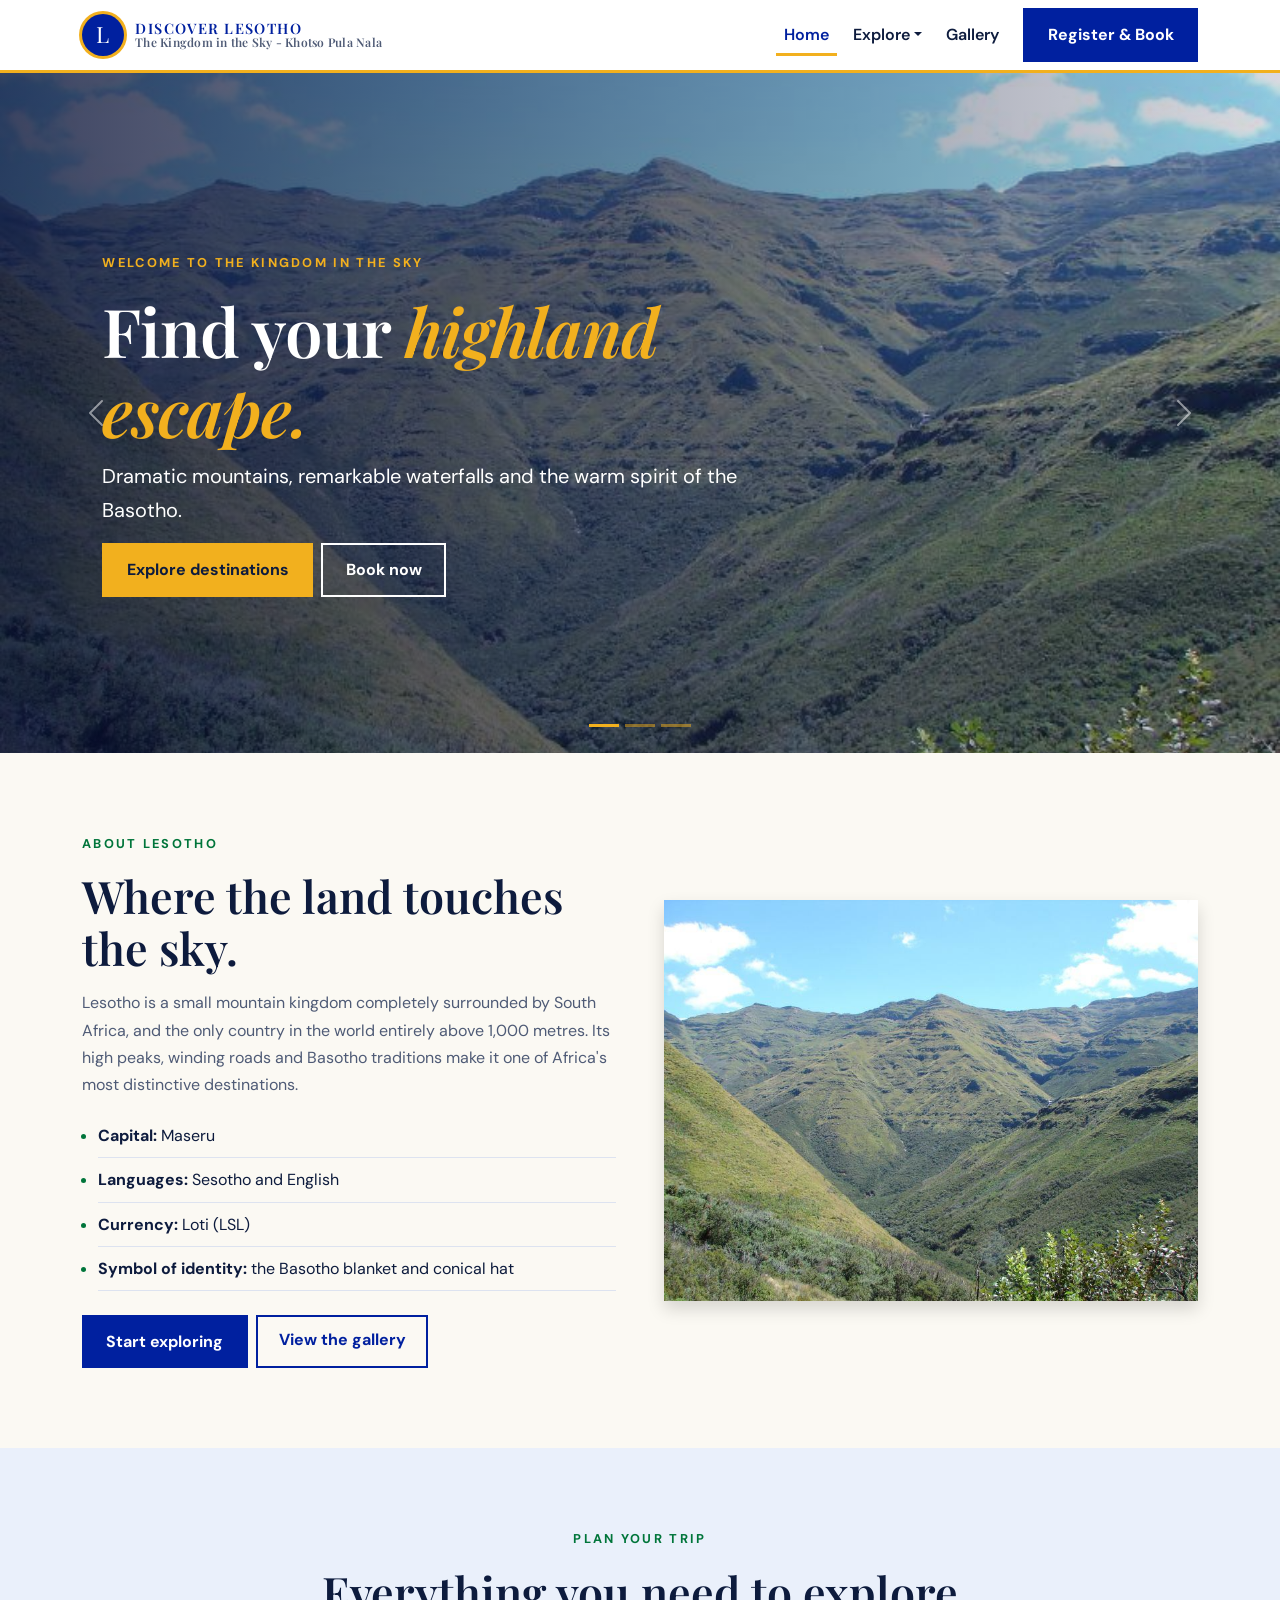
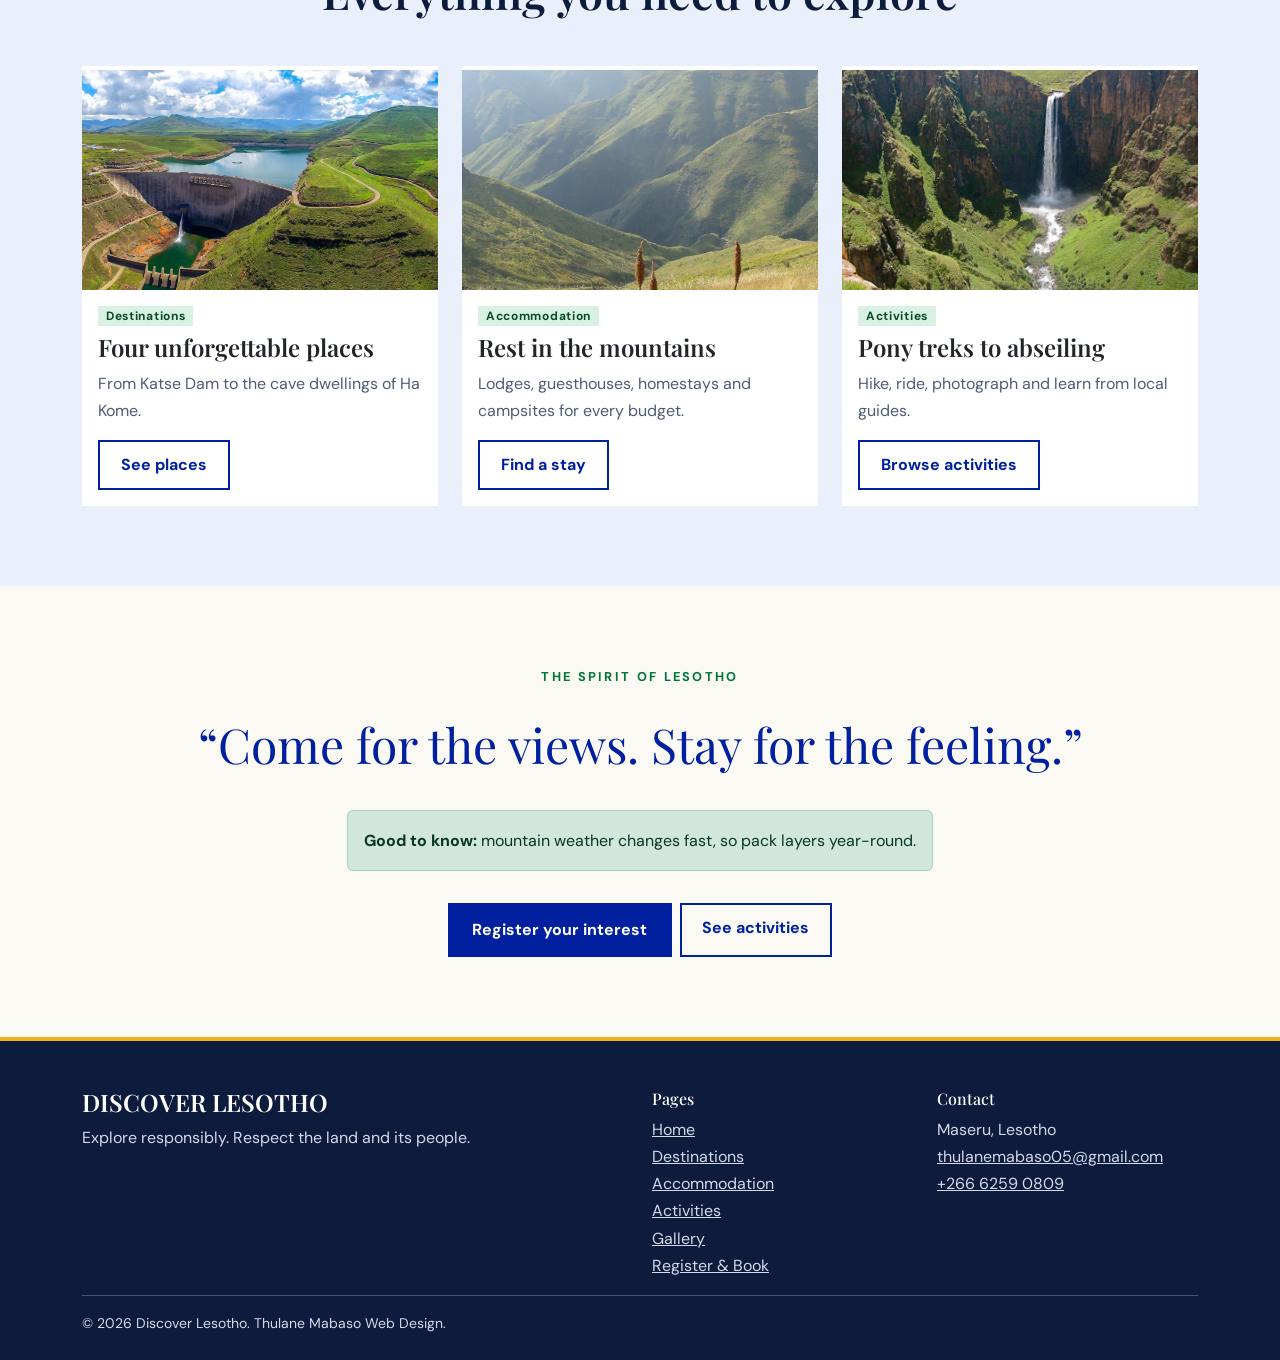
<file: Thulane Mabaso.Individual Asssignment1/Thulane Mabaso.Individual Asssignment1/index.html>
<!DOCTYPE html>
<html lang="en">
<head>
<meta charset="UTF-8">
<meta name="viewport" content="width=device-width, initial-scale=1.0">
<meta name="description" content="Home - plan your trip to Lesotho, the Kingdom in the Sky.">
<title>Home | Discover Lesotho</title>
<link rel="preconnect" href="https://fonts.googleapis.com"><link rel="preconnect" href="https://fonts.gstatic.com" crossorigin>
<link href="https://fonts.googleapis.com/css2?family=DM+Sans:wght@400;500;700&amp;family=Playfair+Display:ital,wght@0,500;0,600;0,700;1,500&amp;display=swap" rel="stylesheet">
<link href="https://cdn.jsdelivr.net/npm/bootstrap@5.3.3/dist/css/bootstrap.min.css" rel="stylesheet">
<link href="css/style.css" rel="stylesheet">
</head>
<body>
<a class="skip-link" href="#main">Skip to main content</a>
<header><nav class="navbar navbar-expand-lg sticky-top" aria-label="Main navigation"><div class="container">
<a class="navbar-brand" href="index.html"><span class="brand-mark" aria-hidden="true">L</span><span class="brand-name">DISCOVER LESOTHO<small>The Kingdom in the Sky - Khotso Pula Nala</small></span></a>
<button class="navbar-toggler" type="button" data-bs-toggle="collapse" data-bs-target="#mainNav" aria-controls="mainNav" aria-expanded="false" aria-label="Toggle navigation"><span class="navbar-toggler-icon"></span></button>
<div class="collapse navbar-collapse" id="mainNav"><ul class="navbar-nav ms-auto align-items-lg-center gap-lg-2">
<li class="nav-item"><a class="nav-link active" href="index.html" aria-current="page">Home</a></li>
<li class="nav-item dropdown"><a class="nav-link dropdown-toggle" href="#" role="button" data-bs-toggle="dropdown" aria-expanded="false">Explore</a><ul class="dropdown-menu"><li><a class="dropdown-item" href="destinations.html">Destinations</a></li><li><a class="dropdown-item" href="accommodation.html">Accommodation</a></li><li><a class="dropdown-item" href="activities.html">Activities</a></li></ul></li>
<li class="nav-item"><a class="nav-link" href="gallery.html">Gallery</a></li>
<li class="nav-item ms-lg-2"><a class="btn btn-lesotho" href="contact.html">Register &amp; Book</a></li></ul></div></div></nav></header>
<main id="main">
<div id="heroCarousel" class="carousel slide carousel-fade" data-bs-ride="carousel" aria-label="Featured highlights"><div class="carousel-indicators"><button type="button" data-bs-target="#heroCarousel" data-bs-slide-to="0" class="active" aria-current="true" aria-label="Slide 1"></button><button type="button" data-bs-target="#heroCarousel" data-bs-slide-to="1" aria-label="Slide 2"></button><button type="button" data-bs-target="#heroCarousel" data-bs-slide-to="2" aria-label="Slide 3"></button></div><div class="carousel-inner"><div class="carousel-item active"><img src="images/mountain-landscape.jpg" alt="Green mountains and valleys in Lesotho" class="d-block w-100"><div class="carousel-caption"><p class="eyebrow">WELCOME TO THE KINGDOM IN THE SKY</p><h1 class="display-4 fw-semibold" style="font-size:clamp(2.2rem,6vw,4.2rem)">Find your <em>highland escape.</em></h1><p class="fs-5 d-none d-sm-block">Dramatic mountains, remarkable waterfalls and the warm spirit of the Basotho.</p><div class="d-flex flex-wrap gap-2"><a class="btn btn-accent" href="destinations.html">Explore destinations</a><a class="btn btn-ghost-light" href="contact.html">Book now</a></div></div></div><div class="carousel-item"><img src="images/maletsunyane-falls.jpg" loading="lazy" alt="Maletsunyane Falls dropping into a deep gorge" class="d-block w-100"><div class="carousel-caption"><p class="eyebrow">NATURAL WONDERS</p><h2 class="display-4 fw-semibold" style="font-size:clamp(2.2rem,6vw,4.2rem)">Chase the <em>wild.</em></h2><p class="fs-5 d-none d-sm-block">Stand at the edge of Maletsunyane Falls and feel the drop.</p><div class="d-flex flex-wrap gap-2"><a class="btn btn-accent" href="destinations.html">Explore destinations</a><a class="btn btn-ghost-light" href="contact.html">Book now</a></div></div></div><div class="carousel-item"><img src="images/kome-caves.jpg" loading="lazy" alt="Traditional cave dwellings at Ha Kome" class="d-block w-100"><div class="carousel-caption"><p class="eyebrow">LIVING HERITAGE</p><h2 class="display-4 fw-semibold" style="font-size:clamp(2.2rem,6vw,4.2rem)">Stories in <em>every stone.</em></h2><p class="fs-5 d-none d-sm-block">Visit the cave dwellings of Ha Kome and listen to local stories.</p><div class="d-flex flex-wrap gap-2"><a class="btn btn-accent" href="destinations.html">Explore destinations</a><a class="btn btn-ghost-light" href="contact.html">Book now</a></div></div></div></div>
<button class="carousel-control-prev" type="button" data-bs-target="#heroCarousel" data-bs-slide="prev"><span class="carousel-control-prev-icon" aria-hidden="true"></span><span class="visually-hidden">Previous</span></button>
<button class="carousel-control-next" type="button" data-bs-target="#heroCarousel" data-bs-slide="next"><span class="carousel-control-next-icon" aria-hidden="true"></span><span class="visually-hidden">Next</span></button></div>
<section class="section" aria-labelledby="aboutH"><div class="container"><div class="row align-items-center gy-5 gx-lg-5"><div class="col-lg-6"><p class="eyebrow">About Lesotho</p><h2 id="aboutH" class="mb-3">Where the land touches the sky.</h2>
<p class="text-muted-custom">Lesotho is a small mountain kingdom completely surrounded by South Africa, and the only country in the world entirely above 1,000 metres. Its high peaks, winding roads and Basotho traditions make it one of Africa's most distinctive destinations.</p>
<ul class="facts list-unstyled ps-3" style="list-style:disc !important"><li><strong>Capital:</strong> Maseru</li><li><strong>Languages:</strong> Sesotho and English</li><li><strong>Currency:</strong> Loti (LSL)</li><li><strong>Symbol of identity:</strong> the Basotho blanket and conical hat</li></ul><div class="d-flex flex-wrap gap-2 mt-4"><a class="btn btn-lesotho" href="destinations.html">Start exploring</a><a class="btn btn-outline-lesotho" href="gallery.html">View the gallery</a></div></div>
<div class="col-lg-6"><img src="images/mountain-landscape.jpg" alt="Green mountains and valleys in Lesotho" class="img-fluid shadow" loading="lazy"></div></div></div></section>
<section class="section band" aria-labelledby="planH"><div class="container"><div class="text-center mb-5"><p class="eyebrow">Plan your trip</p><h2 id="planH">Everything you need to explore</h2></div><div class="row row-cols-1 row-cols-md-2 row-cols-xl-3 g-4"><div class="col"><div class="card"><img src="images/katse-dam.jpg" loading="lazy" alt="Katse Dam and reservoir among green mountains" class="card-img-top"><div class="card-body d-flex flex-column"><span class="badge badge-lesotho align-self-start mb-2">Destinations</span><h3 class="card-title">Four unforgettable places</h3><p class="text-muted-custom">From Katse Dam to the cave dwellings of Ha Kome.</p><a href="destinations.html" class="btn btn-outline-lesotho mt-auto align-self-start">See places</a></div></div></div><div class="col"><div class="card"><img src="images/tsehlanyane-park.jpg" loading="lazy" alt="Mountain scenery at Ts'ehlanyane National Park" class="card-img-top"><div class="card-body d-flex flex-column"><span class="badge badge-lesotho align-self-start mb-2">Accommodation</span><h3 class="card-title">Rest in the mountains</h3><p class="text-muted-custom">Lodges, guesthouses, homestays and campsites for every budget.</p><a href="accommodation.html" class="btn btn-outline-lesotho mt-auto align-self-start">Find a stay</a></div></div></div><div class="col"><div class="card"><img src="images/maletsunyane-falls.jpg" loading="lazy" alt="Maletsunyane Falls dropping into a deep gorge" class="card-img-top"><div class="card-body d-flex flex-column"><span class="badge badge-lesotho align-self-start mb-2">Activities</span><h3 class="card-title">Pony treks to abseiling</h3><p class="text-muted-custom">Hike, ride, photograph and learn from local guides.</p><a href="activities.html" class="btn btn-outline-lesotho mt-auto align-self-start">Browse activities</a></div></div></div></div></div></section>
<section class="section text-center" aria-label="Quote"><div class="container"><p class="eyebrow">The spirit of Lesotho</p><blockquote class="quote mb-4">&ldquo;Come for the views. Stay for the feeling.&rdquo;</blockquote><div class="alert alert-success d-inline-block" role="alert"><strong>Good to know:</strong> mountain weather changes fast, so pack layers year-round.</div><div class="d-flex flex-wrap gap-2 justify-content-center mt-3"><a class="btn btn-lesotho" href="contact.html">Register your interest</a><a class="btn btn-outline-lesotho" href="activities.html">See activities</a></div></div></section>
</main>
<footer class="footer"><div class="container"><div class="row gy-4"><div class="col-md-6"><p class="brand-name h4 text-white mb-2">DISCOVER LESOTHO</p><p>Explore responsibly. Respect the land and its people.</p></div>
<div class="col-6 col-md-3"><h2 class="h6 text-white">Pages</h2><ul class="list-unstyled mb-0"><li><a href="index.html">Home</a></li><li><a href="destinations.html">Destinations</a></li><li><a href="accommodation.html">Accommodation</a></li><li><a href="activities.html">Activities</a></li><li><a href="gallery.html">Gallery</a></li><li><a href="contact.html">Register &amp; Book</a></li></ul></div>
<div class="col-6 col-md-3"><h2 class="h6 text-white">Contact</h2><ul class="list-unstyled mb-0"><li>Maseru, Lesotho</li><li><a href="mailto:thulanemabaso05@gmail.com">thulanemabaso05@gmail.com</a></li><li><a href="tel:+26662590809">+266 6259 0809</a></li></ul></div></div>
<hr><p class="small mb-0">&copy; 2026 Discover Lesotho. Thulane Mabaso Web Design.</p></div></footer>
<script src="https://cdn.jsdelivr.net/npm/bootstrap@5.3.3/dist/js/bootstrap.bundle.min.js"></script>
<script src="js/script.js"></script>
</body>
</html>
</file>
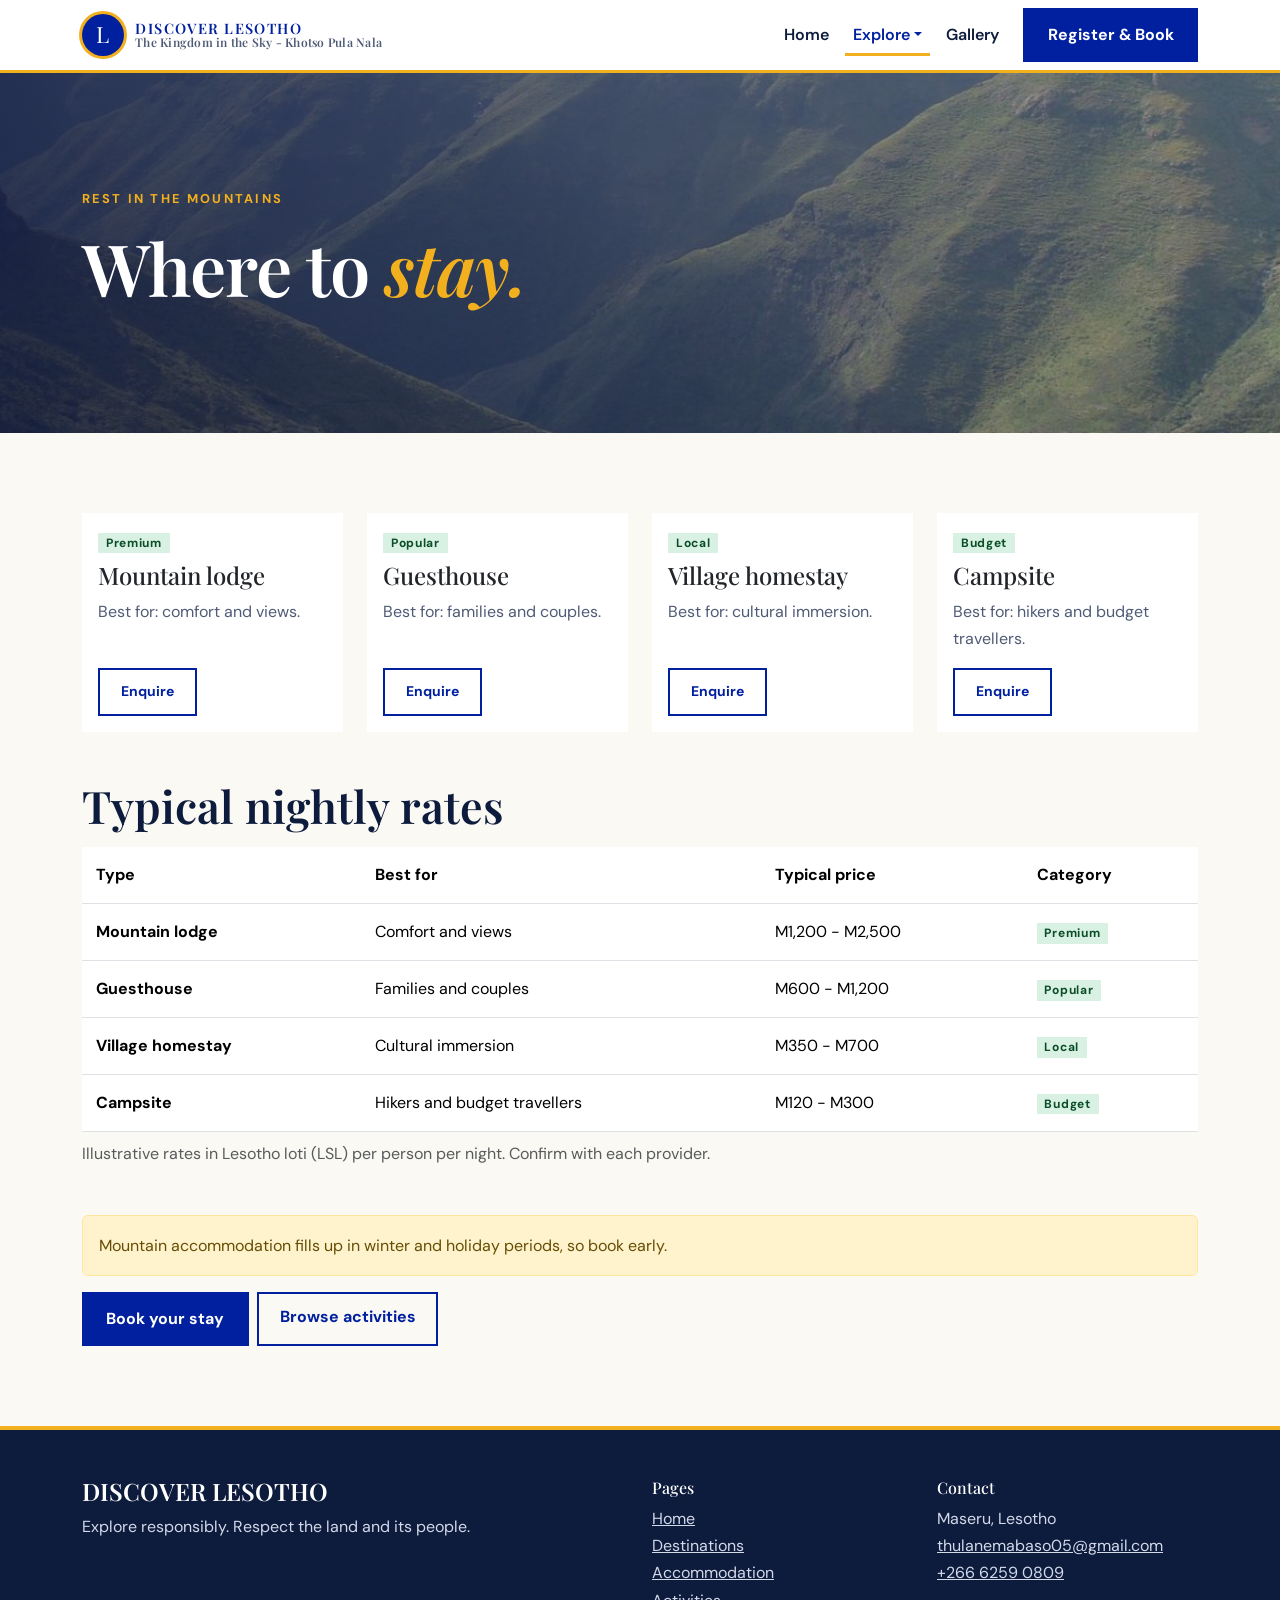
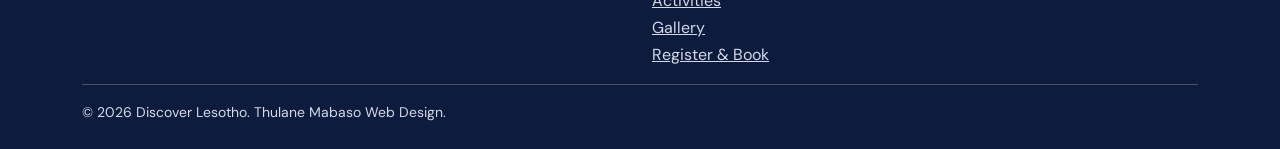
<file: Thulane Mabaso.Individual Asssignment1/Thulane Mabaso.Individual Asssignment1/accommodation.html>
<!DOCTYPE html>
<html lang="en">
<head>
<meta charset="UTF-8">
<meta name="viewport" content="width=device-width, initial-scale=1.0">
<meta name="description" content="Accommodation - plan your trip to Lesotho, the Kingdom in the Sky.">
<title>Accommodation | Discover Lesotho</title>
<link rel="preconnect" href="https://fonts.googleapis.com"><link rel="preconnect" href="https://fonts.gstatic.com" crossorigin>
<link href="https://fonts.googleapis.com/css2?family=DM+Sans:wght@400;500;700&amp;family=Playfair+Display:ital,wght@0,500;0,600;0,700;1,500&amp;display=swap" rel="stylesheet">
<link href="https://cdn.jsdelivr.net/npm/bootstrap@5.3.3/dist/css/bootstrap.min.css" rel="stylesheet">
<link href="css/style.css" rel="stylesheet">
</head>
<body>
<a class="skip-link" href="#main">Skip to main content</a>
<header><nav class="navbar navbar-expand-lg sticky-top" aria-label="Main navigation"><div class="container">
<a class="navbar-brand" href="index.html"><span class="brand-mark" aria-hidden="true">L</span><span class="brand-name">DISCOVER LESOTHO<small>The Kingdom in the Sky - Khotso Pula Nala</small></span></a>
<button class="navbar-toggler" type="button" data-bs-toggle="collapse" data-bs-target="#mainNav" aria-controls="mainNav" aria-expanded="false" aria-label="Toggle navigation"><span class="navbar-toggler-icon"></span></button>
<div class="collapse navbar-collapse" id="mainNav"><ul class="navbar-nav ms-auto align-items-lg-center gap-lg-2">
<li class="nav-item"><a class="nav-link" href="index.html">Home</a></li>
<li class="nav-item dropdown"><a class="nav-link dropdown-toggle active" href="#" role="button" data-bs-toggle="dropdown" aria-expanded="false">Explore</a><ul class="dropdown-menu"><li><a class="dropdown-item" href="destinations.html">Destinations</a></li><li><a class="dropdown-item active" href="accommodation.html">Accommodation</a></li><li><a class="dropdown-item" href="activities.html">Activities</a></li></ul></li>
<li class="nav-item"><a class="nav-link" href="gallery.html">Gallery</a></li>
<li class="nav-item ms-lg-2"><a class="btn btn-lesotho" href="contact.html">Register &amp; Book</a></li></ul></div></div></nav></header>
<main id="main">
<section class="page-banner"><img src="images/tsehlanyane-park.jpg" loading="lazy" alt="Mountain scenery at Ts'ehlanyane National Park"><div class="container"><p class="eyebrow">Rest in the mountains</p><h1>Where to <em>stay.</em></h1></div></section><section class="section"><div class="container"><div class="row row-cols-1 row-cols-sm-2 row-cols-lg-4 g-4 mb-5"><div class="col"><div class="card"><div class="card-body d-flex flex-column"><span class="badge badge-lesotho align-self-start mb-2">Premium</span><h2 class="h4">Mountain lodge</h2><p class="text-muted-custom">Best for: comfort and views.</p><a class="btn btn-outline-lesotho btn-sm align-self-start mt-auto" href="contact.html">Enquire</a></div></div></div><div class="col"><div class="card"><div class="card-body d-flex flex-column"><span class="badge badge-lesotho align-self-start mb-2">Popular</span><h2 class="h4">Guesthouse</h2><p class="text-muted-custom">Best for: families and couples.</p><a class="btn btn-outline-lesotho btn-sm align-self-start mt-auto" href="contact.html">Enquire</a></div></div></div><div class="col"><div class="card"><div class="card-body d-flex flex-column"><span class="badge badge-lesotho align-self-start mb-2">Local</span><h2 class="h4">Village homestay</h2><p class="text-muted-custom">Best for: cultural immersion.</p><a class="btn btn-outline-lesotho btn-sm align-self-start mt-auto" href="contact.html">Enquire</a></div></div></div><div class="col"><div class="card"><div class="card-body d-flex flex-column"><span class="badge badge-lesotho align-self-start mb-2">Budget</span><h2 class="h4">Campsite</h2><p class="text-muted-custom">Best for: hikers and budget travellers.</p><a class="btn btn-outline-lesotho btn-sm align-self-start mt-auto" href="contact.html">Enquire</a></div></div></div></div>
<h2 class="mb-3">Typical nightly rates</h2><div class="table-responsive"><table class="table table-hover bg-white align-middle"><caption>Illustrative rates in Lesotho loti (LSL) per person per night. Confirm with each provider.</caption><thead><tr><th scope="col">Type</th><th scope="col">Best for</th><th scope="col">Typical price</th><th scope="col">Category</th></tr></thead><tbody><tr><th scope="row">Mountain lodge</th><td>Comfort and views</td><td>M1,200 - M2,500</td><td><span class="badge badge-lesotho">Premium</span></td></tr><tr><th scope="row">Guesthouse</th><td>Families and couples</td><td>M600 - M1,200</td><td><span class="badge badge-lesotho">Popular</span></td></tr><tr><th scope="row">Village homestay</th><td>Cultural immersion</td><td>M350 - M700</td><td><span class="badge badge-lesotho">Local</span></td></tr><tr><th scope="row">Campsite</th><td>Hikers and budget travellers</td><td>M120 - M300</td><td><span class="badge badge-lesotho">Budget</span></td></tr></tbody></table></div>
<div class="alert alert-warning mt-4" role="alert">Mountain accommodation fills up in winter and holiday periods, so book early.</div><div class="d-flex flex-wrap gap-2"><a class="btn btn-lesotho" href="contact.html">Book your stay</a><a class="btn btn-outline-lesotho" href="activities.html">Browse activities</a></div></div></section>
</main>
<footer class="footer"><div class="container"><div class="row gy-4"><div class="col-md-6"><p class="brand-name h4 text-white mb-2">DISCOVER LESOTHO</p><p>Explore responsibly. Respect the land and its people.</p></div>
<div class="col-6 col-md-3"><h2 class="h6 text-white">Pages</h2><ul class="list-unstyled mb-0"><li><a href="index.html">Home</a></li><li><a href="destinations.html">Destinations</a></li><li><a href="accommodation.html">Accommodation</a></li><li><a href="activities.html">Activities</a></li><li><a href="gallery.html">Gallery</a></li><li><a href="contact.html">Register &amp; Book</a></li></ul></div>
<div class="col-6 col-md-3"><h2 class="h6 text-white">Contact</h2><ul class="list-unstyled mb-0"><li>Maseru, Lesotho</li><li><a href="mailto:thulanemabaso05@gmail.com">thulanemabaso05@gmail.com</a></li><li><a href="tel:+26662590809">+266 6259 0809</a></li></ul></div></div>
<hr><p class="small mb-0">&copy; 2026 Discover Lesotho. Thulane Mabaso Web Design.</p></div></footer>
<script src="https://cdn.jsdelivr.net/npm/bootstrap@5.3.3/dist/js/bootstrap.bundle.min.js"></script>
<script src="js/script.js"></script>
</body>
</html>
</file>
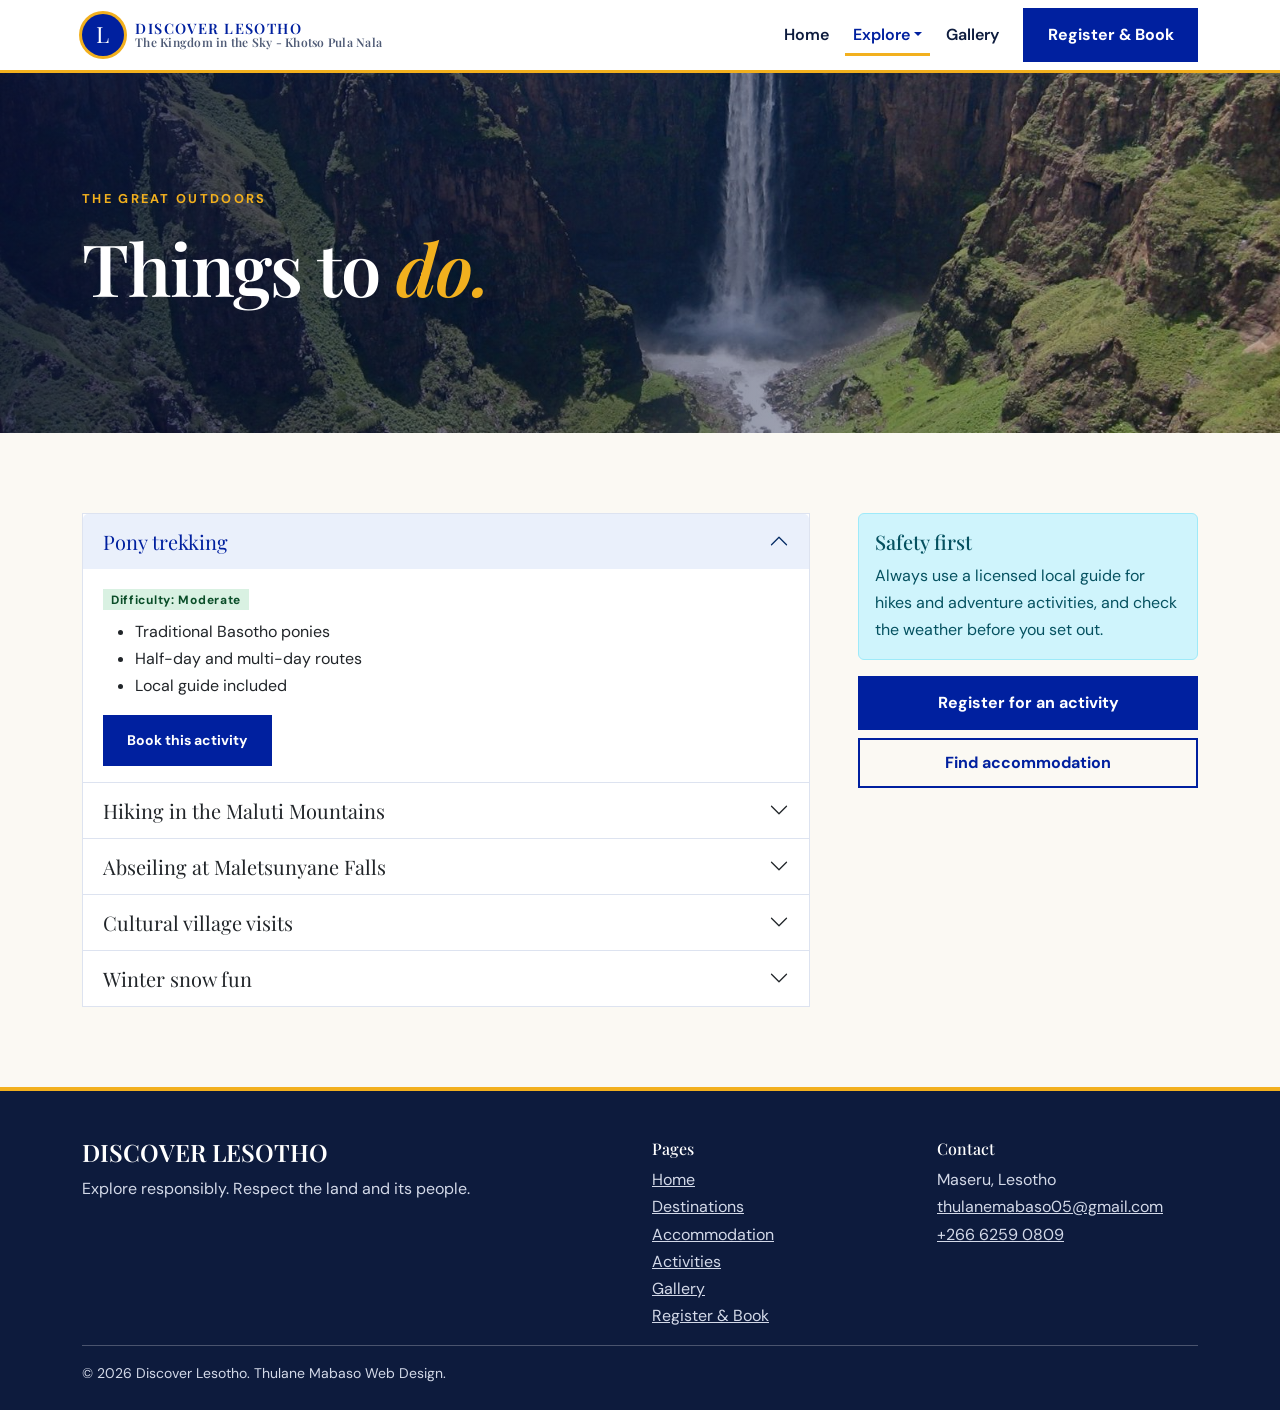
<file: Thulane Mabaso.Individual Asssignment1/Thulane Mabaso.Individual Asssignment1/activities.html>
<!DOCTYPE html>
<html lang="en">
<head>
<meta charset="UTF-8">
<meta name="viewport" content="width=device-width, initial-scale=1.0">
<meta name="description" content="Activities - plan your trip to Lesotho, the Kingdom in the Sky.">
<title>Activities | Discover Lesotho</title>
<link rel="preconnect" href="https://fonts.googleapis.com"><link rel="preconnect" href="https://fonts.gstatic.com" crossorigin>
<link href="https://fonts.googleapis.com/css2?family=DM+Sans:wght@400;500;700&amp;family=Playfair+Display:ital,wght@0,500;0,600;0,700;1,500&amp;display=swap" rel="stylesheet">
<link href="https://cdn.jsdelivr.net/npm/bootstrap@5.3.3/dist/css/bootstrap.min.css" rel="stylesheet">
<link href="css/style.css" rel="stylesheet">
</head>
<body>
<a class="skip-link" href="#main">Skip to main content</a>
<header><nav class="navbar navbar-expand-lg sticky-top" aria-label="Main navigation"><div class="container">
<a class="navbar-brand" href="index.html"><span class="brand-mark" aria-hidden="true">L</span><span class="brand-name">DISCOVER LESOTHO<small>The Kingdom in the Sky - Khotso Pula Nala</small></span></a>
<button class="navbar-toggler" type="button" data-bs-toggle="collapse" data-bs-target="#mainNav" aria-controls="mainNav" aria-expanded="false" aria-label="Toggle navigation"><span class="navbar-toggler-icon"></span></button>
<div class="collapse navbar-collapse" id="mainNav"><ul class="navbar-nav ms-auto align-items-lg-center gap-lg-2">
<li class="nav-item"><a class="nav-link" href="index.html">Home</a></li>
<li class="nav-item dropdown"><a class="nav-link dropdown-toggle active" href="#" role="button" data-bs-toggle="dropdown" aria-expanded="false">Explore</a><ul class="dropdown-menu"><li><a class="dropdown-item" href="destinations.html">Destinations</a></li><li><a class="dropdown-item" href="accommodation.html">Accommodation</a></li><li><a class="dropdown-item active" href="activities.html">Activities</a></li></ul></li>
<li class="nav-item"><a class="nav-link" href="gallery.html">Gallery</a></li>
<li class="nav-item ms-lg-2"><a class="btn btn-lesotho" href="contact.html">Register &amp; Book</a></li></ul></div></div></nav></header>
<main id="main">
<section class="page-banner"><img src="images/maletsunyane-falls.jpg" loading="lazy" alt="Maletsunyane Falls dropping into a deep gorge"><div class="container"><p class="eyebrow">The great outdoors</p><h1>Things to <em>do.</em></h1></div></section><section class="section"><div class="container"><div class="row gy-5 gx-lg-5"><div class="col-lg-8"><div class="accordion" id="acts"><div class="accordion-item"><h2 class="accordion-header"><button class="accordion-button" type="button" data-bs-toggle="collapse" data-bs-target="#a0" aria-expanded="true" aria-controls="a0">Pony trekking</button></h2><div id="a0" class="accordion-collapse collapse show" data-bs-parent="#acts"><div class="accordion-body"><span class="badge badge-lesotho mb-2">Difficulty: Moderate</span><ul><li>Traditional Basotho ponies</li><li>Half-day and multi-day routes</li><li>Local guide included</li></ul><a class="btn btn-lesotho btn-sm" href="contact.html">Book this activity</a></div></div></div><div class="accordion-item"><h2 class="accordion-header"><button class="accordion-button collapsed" type="button" data-bs-toggle="collapse" data-bs-target="#a1" aria-expanded="false" aria-controls="a1">Hiking in the Maluti Mountains</button></h2><div id="a1" class="accordion-collapse collapse" data-bs-parent="#acts"><div class="accordion-body"><span class="badge badge-lesotho mb-2">Difficulty: Moderate to hard</span><ul><li>Waterfall and ridge trails</li><li>Carry water and layers</li><li>Go with a guide in remote areas</li></ul><a class="btn btn-lesotho btn-sm" href="contact.html">Book this activity</a></div></div></div><div class="accordion-item"><h2 class="accordion-header"><button class="accordion-button collapsed" type="button" data-bs-toggle="collapse" data-bs-target="#a2" aria-expanded="false" aria-controls="a2">Abseiling at Maletsunyane Falls</button></h2><div id="a2" class="accordion-collapse collapse" data-bs-parent="#acts"><div class="accordion-body"><span class="badge badge-lesotho mb-2">Difficulty: Challenging</span><ul><li>Operated by trained local teams</li><li>Book ahead</li><li>Weather dependent</li></ul><a class="btn btn-lesotho btn-sm" href="contact.html">Book this activity</a></div></div></div><div class="accordion-item"><h2 class="accordion-header"><button class="accordion-button collapsed" type="button" data-bs-toggle="collapse" data-bs-target="#a3" aria-expanded="false" aria-controls="a3">Cultural village visits</button></h2><div id="a3" class="accordion-collapse collapse" data-bs-parent="#acts"><div class="accordion-body"><span class="badge badge-lesotho mb-2">Difficulty: Easy</span><ul><li>Meet artisans and storytellers</li><li>Buy crafts directly from makers</li><li>Ask before taking photographs</li></ul><a class="btn btn-lesotho btn-sm" href="contact.html">Book this activity</a></div></div></div><div class="accordion-item"><h2 class="accordion-header"><button class="accordion-button collapsed" type="button" data-bs-toggle="collapse" data-bs-target="#a4" aria-expanded="false" aria-controls="a4">Winter snow fun</button></h2><div id="a4" class="accordion-collapse collapse" data-bs-parent="#acts"><div class="accordion-body"><span class="badge badge-lesotho mb-2">Difficulty: Easy</span><ul><li>Lesotho gets snow in winter</li><li>Dress warmly</li><li>Check road conditions first</li></ul><a class="btn btn-lesotho btn-sm" href="contact.html">Book this activity</a></div></div></div></div></div><div class="col-lg-4"><div class="alert alert-info" role="alert"><h2 class="h5">Safety first</h2>Always use a licensed local guide for hikes and adventure activities, and check the weather before you set out.</div><a class="btn btn-lesotho w-100 mb-2" href="contact.html">Register for an activity</a><a class="btn btn-outline-lesotho w-100" href="accommodation.html">Find accommodation</a></div></div></div></section>
</main>
<footer class="footer"><div class="container"><div class="row gy-4"><div class="col-md-6"><p class="brand-name h4 text-white mb-2">DISCOVER LESOTHO</p><p>Explore responsibly. Respect the land and its people.</p></div>
<div class="col-6 col-md-3"><h2 class="h6 text-white">Pages</h2><ul class="list-unstyled mb-0"><li><a href="index.html">Home</a></li><li><a href="destinations.html">Destinations</a></li><li><a href="accommodation.html">Accommodation</a></li><li><a href="activities.html">Activities</a></li><li><a href="gallery.html">Gallery</a></li><li><a href="contact.html">Register &amp; Book</a></li></ul></div>
<div class="col-6 col-md-3"><h2 class="h6 text-white">Contact</h2><ul class="list-unstyled mb-0"><li>Maseru, Lesotho</li><li><a href="mailto:thulanemabaso05@gmail.com">thulanemabaso05@gmail.com</a></li><li><a href="tel:+26662590809">+266 6259 0809</a></li></ul></div></div>
<hr><p class="small mb-0">&copy; 2026 Discover Lesotho. Thulane Mabaso Web Design.</p></div></footer>
<script src="https://cdn.jsdelivr.net/npm/bootstrap@5.3.3/dist/js/bootstrap.bundle.min.js"></script>
<script src="js/script.js"></script>
</body>
</html>
</file>
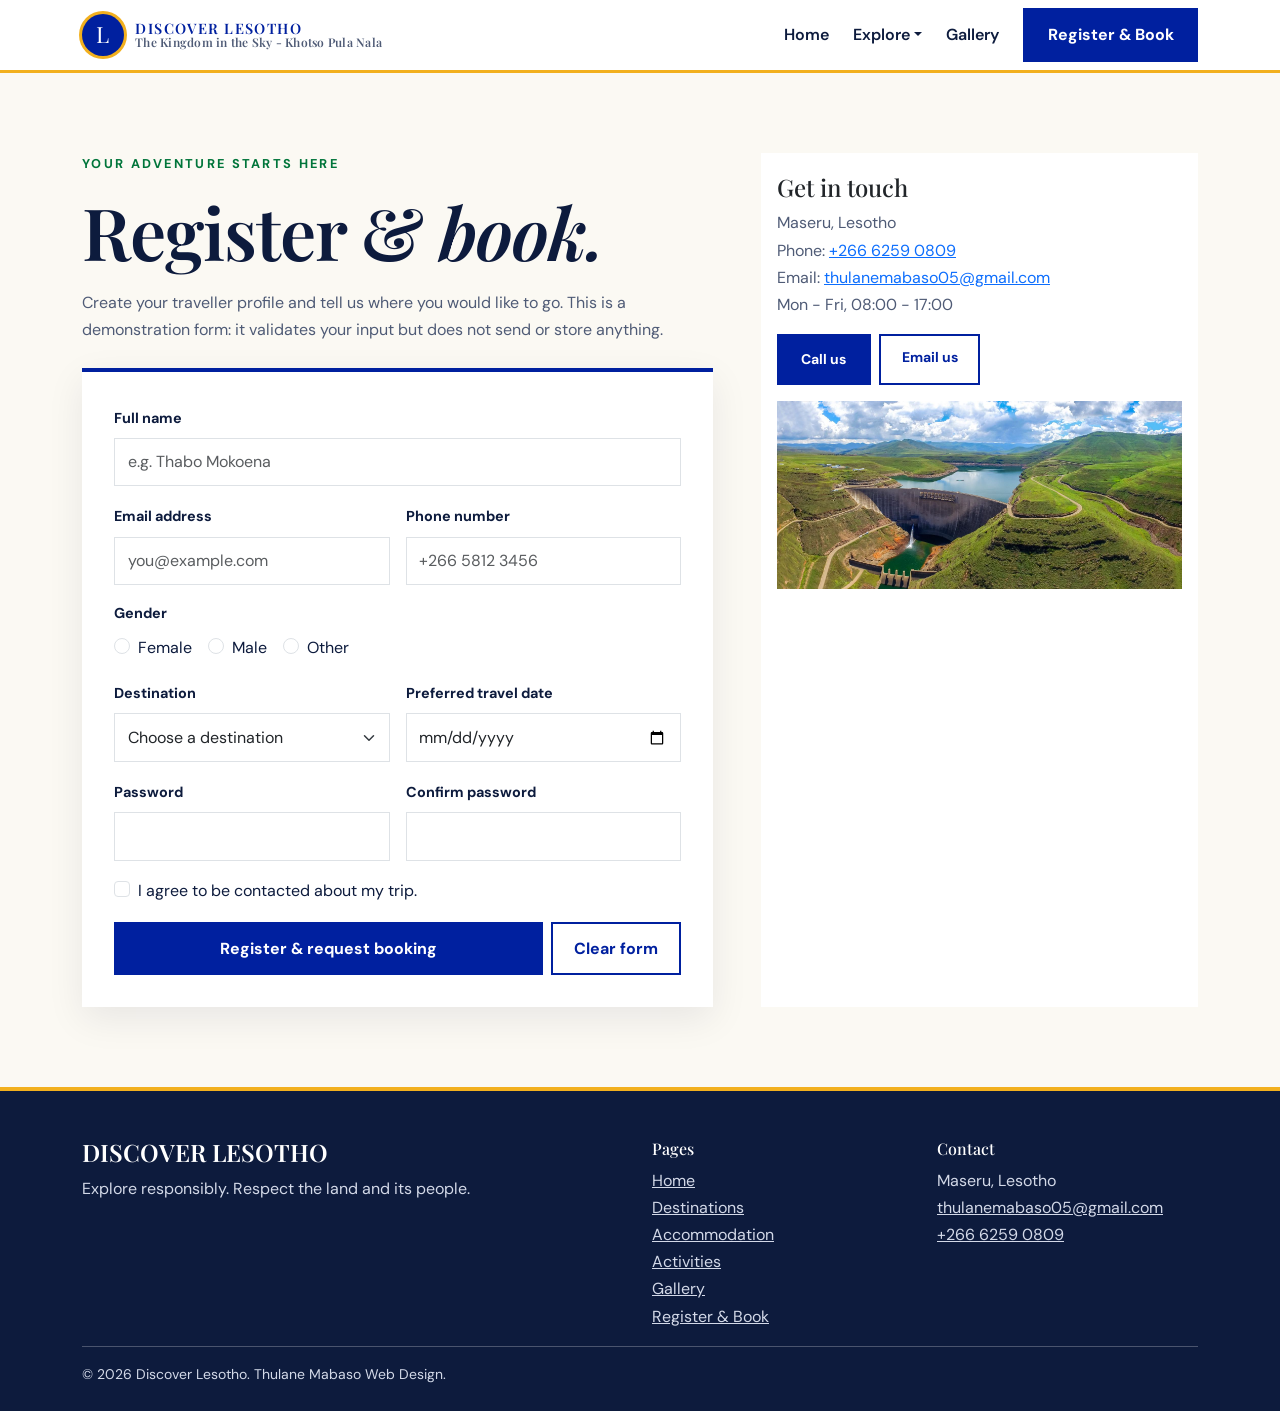
<file: Thulane Mabaso.Individual Asssignment1/Thulane Mabaso.Individual Asssignment1/contact.html>
<!DOCTYPE html>
<html lang="en">
<head>
<meta charset="UTF-8">
<meta name="viewport" content="width=device-width, initial-scale=1.0">
<meta name="description" content="Register &amp; Book - plan your trip to Lesotho, the Kingdom in the Sky.">
<title>Register &amp; Book | Discover Lesotho</title>
<link rel="preconnect" href="https://fonts.googleapis.com"><link rel="preconnect" href="https://fonts.gstatic.com" crossorigin>
<link href="https://fonts.googleapis.com/css2?family=DM+Sans:wght@400;500;700&amp;family=Playfair+Display:ital,wght@0,500;0,600;0,700;1,500&amp;display=swap" rel="stylesheet">
<link href="https://cdn.jsdelivr.net/npm/bootstrap@5.3.3/dist/css/bootstrap.min.css" rel="stylesheet">
<link href="css/style.css" rel="stylesheet">
</head>
<body>
<a class="skip-link" href="#main">Skip to main content</a>
<header><nav class="navbar navbar-expand-lg sticky-top" aria-label="Main navigation"><div class="container">
<a class="navbar-brand" href="index.html"><span class="brand-mark" aria-hidden="true">L</span><span class="brand-name">DISCOVER LESOTHO<small>The Kingdom in the Sky - Khotso Pula Nala</small></span></a>
<button class="navbar-toggler" type="button" data-bs-toggle="collapse" data-bs-target="#mainNav" aria-controls="mainNav" aria-expanded="false" aria-label="Toggle navigation"><span class="navbar-toggler-icon"></span></button>
<div class="collapse navbar-collapse" id="mainNav"><ul class="navbar-nav ms-auto align-items-lg-center gap-lg-2">
<li class="nav-item"><a class="nav-link" href="index.html">Home</a></li>
<li class="nav-item dropdown"><a class="nav-link dropdown-toggle" href="#" role="button" data-bs-toggle="dropdown" aria-expanded="false">Explore</a><ul class="dropdown-menu"><li><a class="dropdown-item" href="destinations.html">Destinations</a></li><li><a class="dropdown-item" href="accommodation.html">Accommodation</a></li><li><a class="dropdown-item" href="activities.html">Activities</a></li></ul></li>
<li class="nav-item"><a class="nav-link" href="gallery.html">Gallery</a></li>
<li class="nav-item ms-lg-2"><a class="btn btn-lesotho" href="contact.html">Register &amp; Book</a></li></ul></div></div></nav></header>
<main id="main">
<section class="section"><div class="container"><div class="row gy-5 gx-lg-5"><div class="col-lg-7"><p class="eyebrow">Your adventure starts here</p><h1 class="mb-3">Register &amp; <em>book.</em></h1><p class="text-muted-custom mb-4">Create your traveller profile and tell us where you would like to go. This is a demonstration form: it validates your input but does not send or store anything.</p><form id="registerForm" class="form-card" novalidate><div class="row g-3">
<div class="col-12"><label for="fullname" class="form-label">Full name</label><input type="text" class="form-control" id="fullname" name="fullname" placeholder="e.g. Thabo Mokoena" autocomplete="name" minlength="3" required><div class="invalid-feedback" id="fullnameError"></div></div>
<div class="col-md-6"><label for="email" class="form-label">Email address</label><input type="email" class="form-control" id="email" name="email" placeholder="you@example.com" autocomplete="email" required><div class="invalid-feedback" id="emailError"></div></div>
<div class="col-md-6"><label for="phone" class="form-label">Phone number</label><input type="tel" class="form-control" id="phone" name="phone" placeholder="+266 5812 3456" autocomplete="tel" required><div class="invalid-feedback" id="phoneError"></div></div>
<div class="col-12"><span class="form-label d-block">Gender</span><div class="form-check form-check-inline"><input class="form-check-input" type="radio" name="gender" id="gF" value="Female" required><label class="form-check-label" for="gF">Female</label></div><div class="form-check form-check-inline"><input class="form-check-input" type="radio" name="gender" id="gM" value="Male" required><label class="form-check-label" for="gM">Male</label></div><div class="form-check form-check-inline"><input class="form-check-input" type="radio" name="gender" id="gO" value="Other" required><label class="form-check-label" for="gO">Other</label></div><div class="text-danger small" id="genderError"></div></div>
<div class="col-md-6"><label for="destination" class="form-label">Destination</label><select class="form-select" id="destination" name="destination" required><option value="">Choose a destination</option><option>Katse Dam</option><option>Maletsunyane Falls</option><option>Ts'ehlanyane National Park</option><option>Ha Kome Cave Dwellings</option><option>A little of everything</option></select><div class="invalid-feedback" id="destinationError"></div></div>
<div class="col-md-6"><label for="travelDate" class="form-label">Preferred travel date</label><input type="date" class="form-control" id="travelDate" name="travelDate" required><div class="invalid-feedback" id="travelDateError"></div></div>
<div class="col-md-6"><label for="password" class="form-label">Password</label><input type="password" class="form-control" id="password" name="password" minlength="8" autocomplete="new-password" required><div class="invalid-feedback" id="passwordError"></div></div>
<div class="col-md-6"><label for="confirm" class="form-label">Confirm password</label><input type="password" class="form-control" id="confirm" name="confirm" autocomplete="new-password" required><div class="invalid-feedback" id="confirmError"></div></div>
<div class="col-12"><div class="form-check"><input class="form-check-input" type="checkbox" id="terms" name="terms" required><label class="form-check-label" for="terms">I agree to be contacted about my trip.</label><div class="invalid-feedback" id="termsError"></div></div></div>
<div class="col-12"><div class="d-flex flex-column flex-sm-row gap-2"><button type="submit" class="btn btn-lesotho flex-grow-1">Register &amp; request booking</button><button type="reset" class="btn btn-outline-lesotho">Clear form</button></div></div></div><div id="formAlert" role="alert" aria-live="polite"></div></form></div>
<div class="col-lg-5"><div class="card"><div class="card-body"><h2 class="h4">Get in touch</h2><ul class="list-unstyled text-muted-custom"><li>Maseru, Lesotho</li><li>Phone: <a href="tel:+26662590809">+266 6259 0809</a></li><li>Email: <a href="mailto:thulanemabaso05@gmail.com">thulanemabaso05@gmail.com</a></li><li>Mon - Fri, 08:00 - 17:00</li></ul><div class="d-flex flex-wrap gap-2 mb-3"><a class="btn btn-lesotho btn-sm" href="tel:+26662590809">Call us</a><a class="btn btn-outline-lesotho btn-sm" href="mailto:thulanemabaso05@gmail.com">Email us</a></div><img src="images/katse-dam.jpg" alt="Katse Dam and reservoir among green mountains" class="img-fluid" loading="lazy"></div></div></div></div></div></section>
</main>
<footer class="footer"><div class="container"><div class="row gy-4"><div class="col-md-6"><p class="brand-name h4 text-white mb-2">DISCOVER LESOTHO</p><p>Explore responsibly. Respect the land and its people.</p></div>
<div class="col-6 col-md-3"><h2 class="h6 text-white">Pages</h2><ul class="list-unstyled mb-0"><li><a href="index.html">Home</a></li><li><a href="destinations.html">Destinations</a></li><li><a href="accommodation.html">Accommodation</a></li><li><a href="activities.html">Activities</a></li><li><a href="gallery.html">Gallery</a></li><li><a href="contact.html">Register &amp; Book</a></li></ul></div>
<div class="col-6 col-md-3"><h2 class="h6 text-white">Contact</h2><ul class="list-unstyled mb-0"><li>Maseru, Lesotho</li><li><a href="mailto:thulanemabaso05@gmail.com">thulanemabaso05@gmail.com</a></li><li><a href="tel:+26662590809">+266 6259 0809</a></li></ul></div></div>
<hr><p class="small mb-0">&copy; 2026 Discover Lesotho. Thulane Mabaso Web Design.</p></div></footer>
<script src="https://cdn.jsdelivr.net/npm/bootstrap@5.3.3/dist/js/bootstrap.bundle.min.js"></script>
<script src="js/script.js"></script>
</body>
</html>
</file>
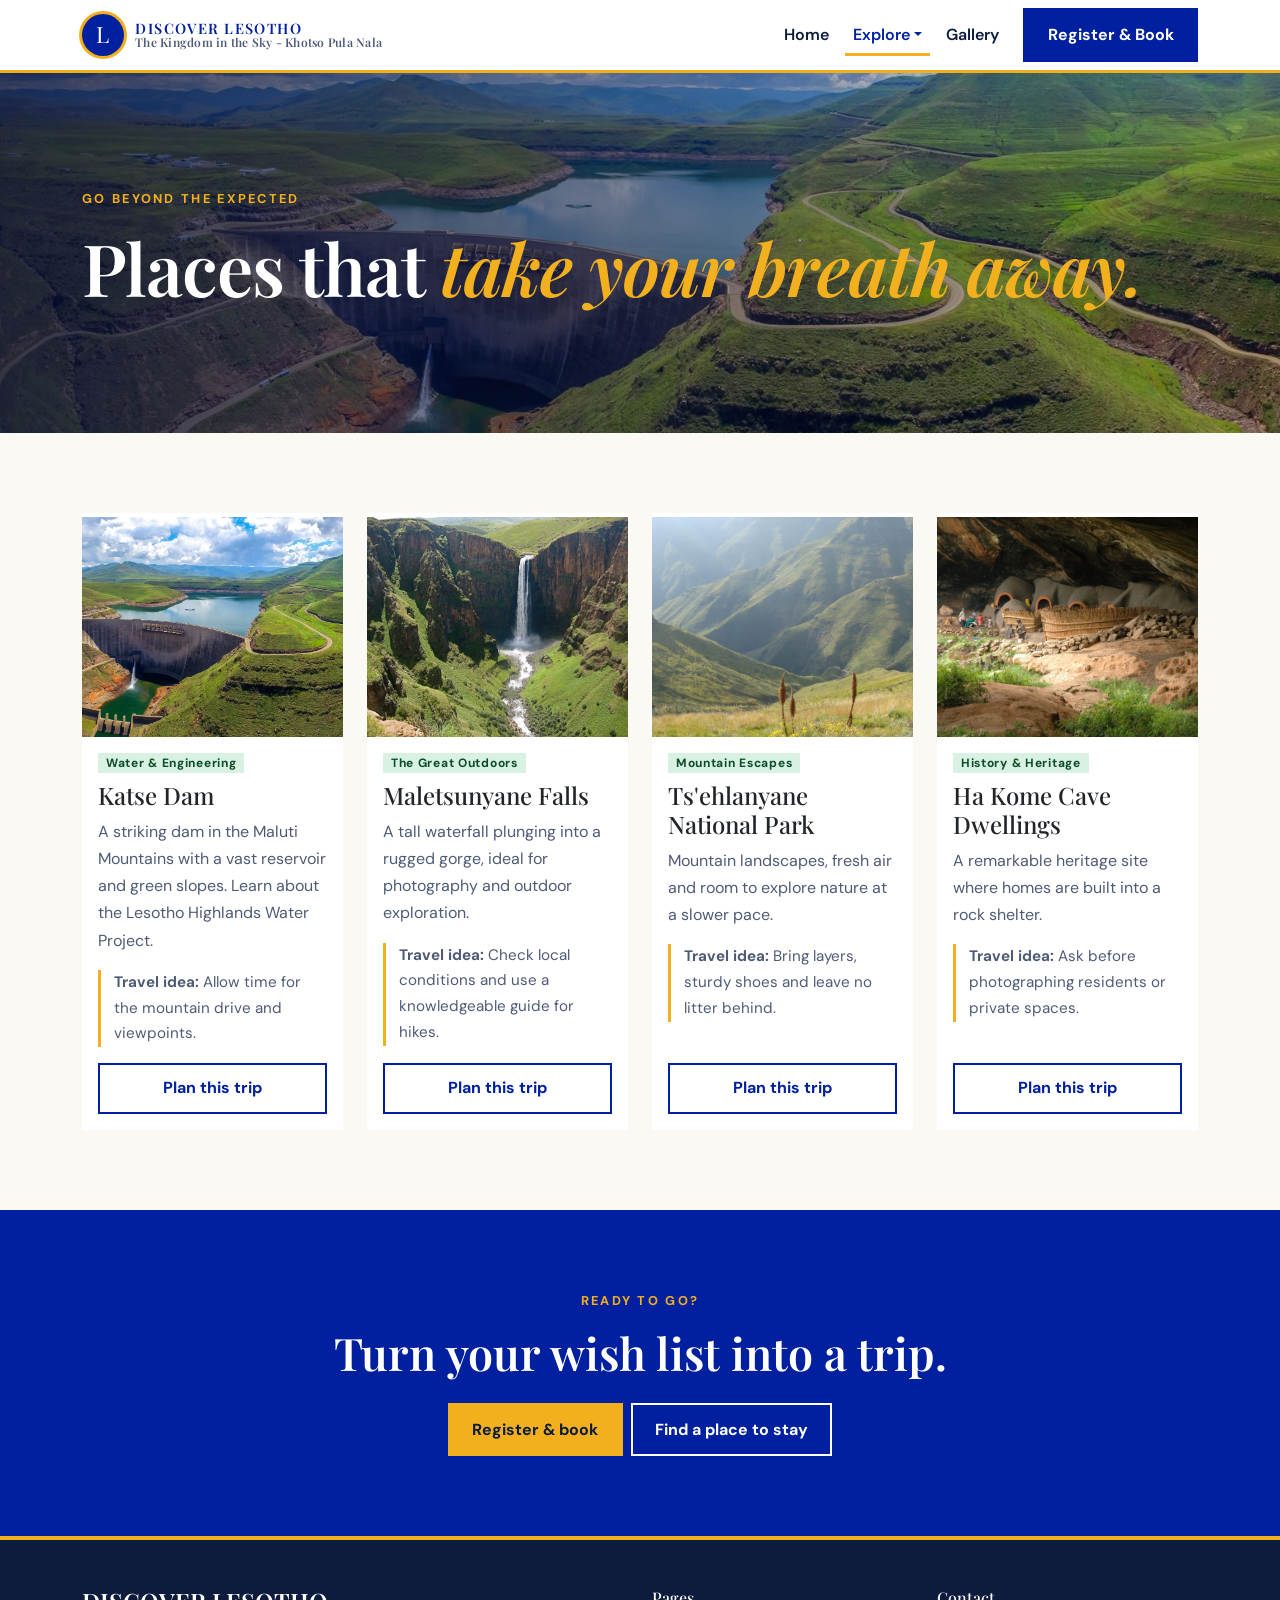
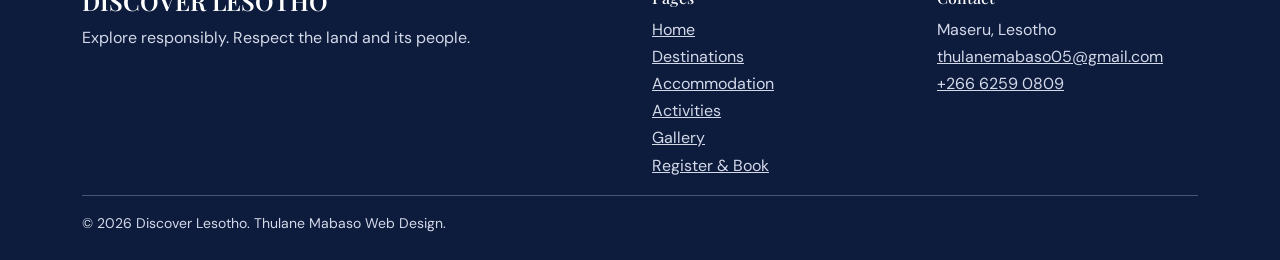
<file: Thulane Mabaso.Individual Asssignment1/Thulane Mabaso.Individual Asssignment1/destinations.html>
<!DOCTYPE html>
<html lang="en">
<head>
<meta charset="UTF-8">
<meta name="viewport" content="width=device-width, initial-scale=1.0">
<meta name="description" content="Destinations - plan your trip to Lesotho, the Kingdom in the Sky.">
<title>Destinations | Discover Lesotho</title>
<link rel="preconnect" href="https://fonts.googleapis.com"><link rel="preconnect" href="https://fonts.gstatic.com" crossorigin>
<link href="https://fonts.googleapis.com/css2?family=DM+Sans:wght@400;500;700&amp;family=Playfair+Display:ital,wght@0,500;0,600;0,700;1,500&amp;display=swap" rel="stylesheet">
<link href="https://cdn.jsdelivr.net/npm/bootstrap@5.3.3/dist/css/bootstrap.min.css" rel="stylesheet">
<link href="css/style.css" rel="stylesheet">
</head>
<body>
<a class="skip-link" href="#main">Skip to main content</a>
<header><nav class="navbar navbar-expand-lg sticky-top" aria-label="Main navigation"><div class="container">
<a class="navbar-brand" href="index.html"><span class="brand-mark" aria-hidden="true">L</span><span class="brand-name">DISCOVER LESOTHO<small>The Kingdom in the Sky - Khotso Pula Nala</small></span></a>
<button class="navbar-toggler" type="button" data-bs-toggle="collapse" data-bs-target="#mainNav" aria-controls="mainNav" aria-expanded="false" aria-label="Toggle navigation"><span class="navbar-toggler-icon"></span></button>
<div class="collapse navbar-collapse" id="mainNav"><ul class="navbar-nav ms-auto align-items-lg-center gap-lg-2">
<li class="nav-item"><a class="nav-link" href="index.html">Home</a></li>
<li class="nav-item dropdown"><a class="nav-link dropdown-toggle active" href="#" role="button" data-bs-toggle="dropdown" aria-expanded="false">Explore</a><ul class="dropdown-menu"><li><a class="dropdown-item active" href="destinations.html">Destinations</a></li><li><a class="dropdown-item" href="accommodation.html">Accommodation</a></li><li><a class="dropdown-item" href="activities.html">Activities</a></li></ul></li>
<li class="nav-item"><a class="nav-link" href="gallery.html">Gallery</a></li>
<li class="nav-item ms-lg-2"><a class="btn btn-lesotho" href="contact.html">Register &amp; Book</a></li></ul></div></div></nav></header>
<main id="main">
<section class="page-banner"><img src="images/katse-dam.jpg" loading="lazy" alt="Katse Dam and reservoir among green mountains"><div class="container"><p class="eyebrow">Go beyond the expected</p><h1>Places that <em>take your breath away.</em></h1></div></section><section class="section"><div class="container"><div class="row row-cols-1 row-cols-sm-2 row-cols-xl-4 g-4"><div class="col"><article class="card"><img src="images/katse-dam.jpg" alt="Katse Dam and reservoir among green mountains" class="card-img-top" loading="lazy"><div class="card-body d-flex flex-column"><span class="badge badge-lesotho align-self-start mb-2">Water &amp; Engineering</span><h2 class="card-title h3">Katse Dam</h2><p class="text-muted-custom">A striking dam in the Maluti Mountains with a vast reservoir and green slopes. Learn about the Lesotho Highlands Water Project.</p><p class="tip mb-3"><strong>Travel idea:</strong> Allow time for the mountain drive and viewpoints.</p><a class="btn btn-outline-lesotho w-100 mt-auto" href="contact.html?destination=Katse%20Dam" aria-label="Plan a trip to Katse Dam">Plan this trip</a></div></article></div><div class="col"><article class="card"><img src="images/maletsunyane-falls.jpg" alt="Maletsunyane Falls dropping into a deep gorge" class="card-img-top" loading="lazy"><div class="card-body d-flex flex-column"><span class="badge badge-lesotho align-self-start mb-2">The Great Outdoors</span><h2 class="card-title h3">Maletsunyane Falls</h2><p class="text-muted-custom">A tall waterfall plunging into a rugged gorge, ideal for photography and outdoor exploration.</p><p class="tip mb-3"><strong>Travel idea:</strong> Check local conditions and use a knowledgeable guide for hikes.</p><a class="btn btn-outline-lesotho w-100 mt-auto" href="contact.html?destination=Maletsunyane%20Falls" aria-label="Plan a trip to Maletsunyane Falls">Plan this trip</a></div></article></div><div class="col"><article class="card"><img src="images/tsehlanyane-park.jpg" alt="Mountain scenery at Ts'ehlanyane National Park" class="card-img-top" loading="lazy"><div class="card-body d-flex flex-column"><span class="badge badge-lesotho align-self-start mb-2">Mountain Escapes</span><h2 class="card-title h3">Ts'ehlanyane National Park</h2><p class="text-muted-custom">Mountain landscapes, fresh air and room to explore nature at a slower pace.</p><p class="tip mb-3"><strong>Travel idea:</strong> Bring layers, sturdy shoes and leave no litter behind.</p><a class="btn btn-outline-lesotho w-100 mt-auto" href="contact.html?destination=Ts%27ehlanyane%20National%20Park" aria-label="Plan a trip to Ts'ehlanyane National Park">Plan this trip</a></div></article></div><div class="col"><article class="card"><img src="images/kome-caves.jpg" alt="Traditional cave dwellings at Ha Kome" class="card-img-top" loading="lazy"><div class="card-body d-flex flex-column"><span class="badge badge-lesotho align-self-start mb-2">History &amp; Heritage</span><h2 class="card-title h3">Ha Kome Cave Dwellings</h2><p class="text-muted-custom">A remarkable heritage site where homes are built into a rock shelter.</p><p class="tip mb-3"><strong>Travel idea:</strong> Ask before photographing residents or private spaces.</p><a class="btn btn-outline-lesotho w-100 mt-auto" href="contact.html?destination=Ha%20Kome%20Cave%20Dwellings" aria-label="Plan a trip to Ha Kome Cave Dwellings">Plan this trip</a></div></article></div></div></div></section>
<section class="section cta-band text-center" aria-labelledby="ctaD"><div class="container"><p class="eyebrow">Ready to go?</p><h2 id="ctaD" class="mb-4">Turn your wish list into a trip.</h2><div class="d-flex flex-wrap gap-2 justify-content-center"><a class="btn btn-accent" href="contact.html">Register &amp; book</a><a class="btn btn-ghost-light" href="accommodation.html">Find a place to stay</a></div></div></section>
</main>
<footer class="footer"><div class="container"><div class="row gy-4"><div class="col-md-6"><p class="brand-name h4 text-white mb-2">DISCOVER LESOTHO</p><p>Explore responsibly. Respect the land and its people.</p></div>
<div class="col-6 col-md-3"><h2 class="h6 text-white">Pages</h2><ul class="list-unstyled mb-0"><li><a href="index.html">Home</a></li><li><a href="destinations.html">Destinations</a></li><li><a href="accommodation.html">Accommodation</a></li><li><a href="activities.html">Activities</a></li><li><a href="gallery.html">Gallery</a></li><li><a href="contact.html">Register &amp; Book</a></li></ul></div>
<div class="col-6 col-md-3"><h2 class="h6 text-white">Contact</h2><ul class="list-unstyled mb-0"><li>Maseru, Lesotho</li><li><a href="mailto:thulanemabaso05@gmail.com">thulanemabaso05@gmail.com</a></li><li><a href="tel:+26662590809">+266 6259 0809</a></li></ul></div></div>
<hr><p class="small mb-0">&copy; 2026 Discover Lesotho. Thulane Mabaso Web Design.</p></div></footer>
<script src="https://cdn.jsdelivr.net/npm/bootstrap@5.3.3/dist/js/bootstrap.bundle.min.js"></script>
<script src="js/script.js"></script>
</body>
</html>
</file>
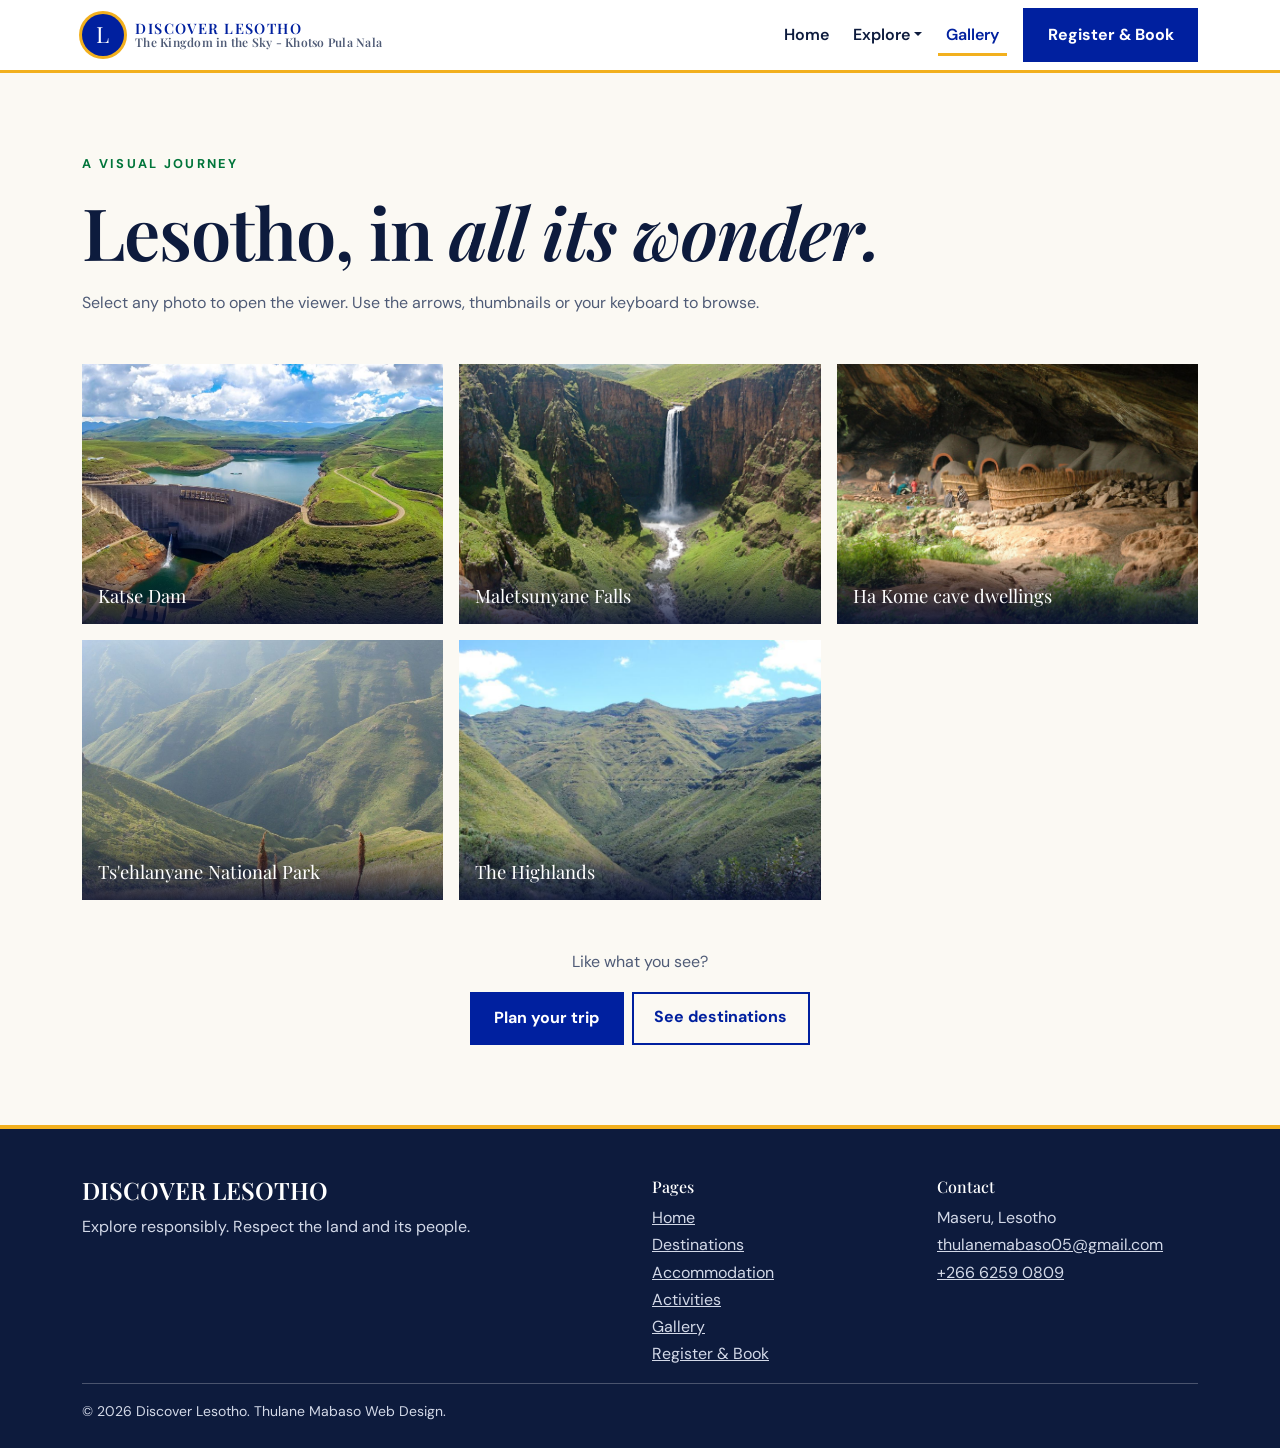
<file: Thulane Mabaso.Individual Asssignment1/Thulane Mabaso.Individual Asssignment1/gallery.html>
<!DOCTYPE html>
<html lang="en">
<head>
<meta charset="UTF-8">
<meta name="viewport" content="width=device-width, initial-scale=1.0">
<meta name="description" content="Gallery - plan your trip to Lesotho, the Kingdom in the Sky.">
<title>Gallery | Discover Lesotho</title>
<link rel="preconnect" href="https://fonts.googleapis.com"><link rel="preconnect" href="https://fonts.gstatic.com" crossorigin>
<link href="https://fonts.googleapis.com/css2?family=DM+Sans:wght@400;500;700&amp;family=Playfair+Display:ital,wght@0,500;0,600;0,700;1,500&amp;display=swap" rel="stylesheet">
<link href="https://cdn.jsdelivr.net/npm/bootstrap@5.3.3/dist/css/bootstrap.min.css" rel="stylesheet">
<link href="css/style.css" rel="stylesheet">
</head>
<body>
<a class="skip-link" href="#main">Skip to main content</a>
<header><nav class="navbar navbar-expand-lg sticky-top" aria-label="Main navigation"><div class="container">
<a class="navbar-brand" href="index.html"><span class="brand-mark" aria-hidden="true">L</span><span class="brand-name">DISCOVER LESOTHO<small>The Kingdom in the Sky - Khotso Pula Nala</small></span></a>
<button class="navbar-toggler" type="button" data-bs-toggle="collapse" data-bs-target="#mainNav" aria-controls="mainNav" aria-expanded="false" aria-label="Toggle navigation"><span class="navbar-toggler-icon"></span></button>
<div class="collapse navbar-collapse" id="mainNav"><ul class="navbar-nav ms-auto align-items-lg-center gap-lg-2">
<li class="nav-item"><a class="nav-link" href="index.html">Home</a></li>
<li class="nav-item dropdown"><a class="nav-link dropdown-toggle" href="#" role="button" data-bs-toggle="dropdown" aria-expanded="false">Explore</a><ul class="dropdown-menu"><li><a class="dropdown-item" href="destinations.html">Destinations</a></li><li><a class="dropdown-item" href="accommodation.html">Accommodation</a></li><li><a class="dropdown-item" href="activities.html">Activities</a></li></ul></li>
<li class="nav-item"><a class="nav-link active" href="gallery.html">Gallery</a></li>
<li class="nav-item ms-lg-2"><a class="btn btn-lesotho" href="contact.html">Register &amp; Book</a></li></ul></div></div></nav></header>
<main id="main">
<section class="section"><div class="container"><p class="eyebrow">A visual journey</p><h1 class="mb-3">Lesotho, in <em>all its wonder.</em></h1><p class="text-muted-custom mb-5">Select any photo to open the viewer. Use the arrows, thumbnails or your keyboard to browse.</p><div class="row row-cols-1 row-cols-sm-2 row-cols-lg-3 row-cols-xxl-5 g-3"><div class="col"><button type="button" class="gallery-btn" data-gallery data-src="images/katse-dam.jpg" data-alt="Katse Dam and reservoir among green mountains" data-title="Katse Dam" aria-label="Open Katse Dam in viewer"><img src="images/katse-dam.jpg" alt="Katse Dam and reservoir among green mountains" loading="lazy"><span>Katse Dam</span></button></div><div class="col"><button type="button" class="gallery-btn" data-gallery data-src="images/maletsunyane-falls.jpg" data-alt="Maletsunyane Falls dropping into a deep gorge" data-title="Maletsunyane Falls" aria-label="Open Maletsunyane Falls in viewer"><img src="images/maletsunyane-falls.jpg" alt="Maletsunyane Falls dropping into a deep gorge" loading="lazy"><span>Maletsunyane Falls</span></button></div><div class="col"><button type="button" class="gallery-btn" data-gallery data-src="images/kome-caves.jpg" data-alt="Traditional cave dwellings at Ha Kome" data-title="Ha Kome cave dwellings" aria-label="Open Ha Kome cave dwellings in viewer"><img src="images/kome-caves.jpg" alt="Traditional cave dwellings at Ha Kome" loading="lazy"><span>Ha Kome cave dwellings</span></button></div><div class="col"><button type="button" class="gallery-btn" data-gallery data-src="images/tsehlanyane-park.jpg" data-alt="Mountain scenery at Ts'ehlanyane National Park" data-title="Ts'ehlanyane National Park" aria-label="Open Ts'ehlanyane National Park in viewer"><img src="images/tsehlanyane-park.jpg" alt="Mountain scenery at Ts'ehlanyane National Park" loading="lazy"><span>Ts'ehlanyane National Park</span></button></div><div class="col"><button type="button" class="gallery-btn" data-gallery data-src="images/mountain-landscape.jpg" data-alt="Green mountains and valleys in Lesotho" data-title="The Highlands" aria-label="Open The Highlands in viewer"><img src="images/mountain-landscape.jpg" alt="Green mountains and valleys in Lesotho" loading="lazy"><span>The Highlands</span></button></div></div><div class="text-center mt-5"><p class="text-muted-custom">Like what you see?</p><div class="d-flex flex-wrap gap-2 justify-content-center"><a class="btn btn-lesotho" href="contact.html">Plan your trip</a><a class="btn btn-outline-lesotho" href="destinations.html">See destinations</a></div></div></div></section>
<div class="modal fade" id="galleryModal" tabindex="-1" aria-labelledby="gCap" aria-hidden="true"><div class="modal-dialog modal-xl modal-dialog-centered"><div class="modal-content bg-dark text-white rounded-0"><div class="modal-header border-0"><h2 class="modal-title h5" id="gCap"></h2><span id="gCount" class="ms-auto me-3 small"></span><button type="button" class="btn-close btn-close-white" data-bs-dismiss="modal" aria-label="Close"></button></div>
<div class="modal-body p-0"><img id="gImg" src="[data-uri]" alt=""></div><div class="modal-footer border-0 justify-content-between flex-wrap"><button type="button" id="gPrev" class="btn btn-outline-light rounded-0">&larr; Previous</button><div id="gThumbs" class="d-flex gap-2 flex-wrap justify-content-center"></div><button type="button" id="gNext" class="btn btn-outline-light rounded-0">Next &rarr;</button></div></div></div></div>
</main>
<footer class="footer"><div class="container"><div class="row gy-4"><div class="col-md-6"><p class="brand-name h4 text-white mb-2">DISCOVER LESOTHO</p><p>Explore responsibly. Respect the land and its people.</p></div>
<div class="col-6 col-md-3"><h2 class="h6 text-white">Pages</h2><ul class="list-unstyled mb-0"><li><a href="index.html">Home</a></li><li><a href="destinations.html">Destinations</a></li><li><a href="accommodation.html">Accommodation</a></li><li><a href="activities.html">Activities</a></li><li><a href="gallery.html">Gallery</a></li><li><a href="contact.html">Register &amp; Book</a></li></ul></div>
<div class="col-6 col-md-3"><h2 class="h6 text-white">Contact</h2><ul class="list-unstyled mb-0"><li>Maseru, Lesotho</li><li><a href="mailto:thulanemabaso05@gmail.com">thulanemabaso05@gmail.com</a></li><li><a href="tel:+26662590809">+266 6259 0809</a></li></ul></div></div>
<hr><p class="small mb-0">&copy; 2026 Discover Lesotho. Thulane Mabaso Web Design.</p></div></footer>
<script src="https://cdn.jsdelivr.net/npm/bootstrap@5.3.3/dist/js/bootstrap.bundle.min.js"></script>
<script src="js/script.js"></script>
</body>
</html>
</file>
<file: Thulane Mabaso.Individual Asssignment1/Thulane Mabaso.Individual Asssignment1/css/style.css>
/* Discover Lesotho - custom styles layered on Bootstrap 5 */
/* Palette inspired by the Lesotho flag (blue, white, green) with a warm "Basotho gold" accent */
:root {
  --primary: #00209f;        /* flag blue: buttons, brand, links */
  --primary-dark: #00146b;   /* hover / pressed */
  --accent: #f2b01e;         /* warm gold: highlights, hero call-to-action */
  --accent-dark: #d99a0b;
  --green: #00753a;          /* flag green: eyebrows, small accents */
  --mint: #d9f1e2;           /* soft green: badges, active items */
  --tint: #eaf0fb;           /* soft blue: alternate section band */
  --cream: #fbf9f3;          /* page background */
  --ink: #0d1b3d;            /* body text and footer */
  --muted: #4f5b76;
  --line: #dde3f0;
  --overlay: 5, 14, 52;      /* rgb triplet for dark image overlays */
  --bs-body-font-family: 'DM Sans', Arial, sans-serif;
  --bs-link-color: var(--primary);
  --bs-link-hover-color: var(--primary-dark);
}

body { background: var(--cream); color: var(--ink); line-height: 1.7; }
h1, h2, h3, h4, h5, .brand-name { font-family: 'Playfair Display', Georgia, serif; font-weight: 600; line-height: 1.15; }
h1 { font-size: clamp(2.4rem, 6vw, 4.5rem); letter-spacing: -1px; }
h2 { font-size: clamp(1.9rem, 4vw, 2.8rem); }
.eyebrow { font-size: .8rem; letter-spacing: .18em; font-weight: 700; text-transform: uppercase; color: var(--green); }
.text-muted-custom { color: var(--muted); }
:focus-visible { outline: 3px solid var(--accent); outline-offset: 2px; }
.skip-link { position: absolute; left: -999px; background: var(--primary); color: #fff; padding: .6rem 1rem; z-index: 2000; }
.skip-link:focus { left: 0; top: 0; color: #fff; }

/* Navbar */
.navbar { background: #fff; border-bottom: 3px solid var(--accent); }
.brand-mark { width: 42px; height: 42px; border-radius: 50%; background: var(--primary); color: #fff; display: inline-grid; place-items: center; font-family: 'Playfair Display', serif; font-size: 1.4rem; box-shadow: 0 0 0 3px var(--accent); }
.navbar-brand { display: flex; align-items: center; gap: .7rem; font-size: .9rem; letter-spacing: .1em; line-height: 1.2; color: var(--primary); }
.navbar-brand small { display: block; letter-spacing: .02em; color: var(--muted); font-size: .75rem; }
.navbar .nav-link { font-weight: 600; color: var(--ink); transition: color .2s; }
.navbar .nav-link:hover, .navbar .nav-link.active { color: var(--primary); box-shadow: inset 0 -3px 0 var(--accent); }
.dropdown-menu { border-radius: 0; border: 1px solid var(--line); }
.dropdown-item { transition: background .2s, padding-left .2s; }
.dropdown-item:hover, .dropdown-item.active { background: var(--tint); color: var(--primary); padding-left: 1.5rem; }

/* Buttons */
.btn-lesotho { background: var(--primary); color: #fff; border: 2px solid var(--primary); border-radius: 0; padding: .8rem 1.4rem; font-weight: 700; transition: background .25s, transform .25s; }
.btn-lesotho:hover, .btn-lesotho:focus { background: var(--primary-dark); border-color: var(--primary-dark); color: #fff; transform: translateY(-2px); }
.btn-outline-lesotho { background: transparent; border: 2px solid var(--primary); color: var(--primary); border-radius: 0; font-weight: 700; padding: .7rem 1.3rem; transition: all .25s; }
.btn-outline-lesotho:hover, .btn-outline-lesotho:focus { background: var(--primary); color: #fff; }
.btn-accent { background: var(--accent); color: var(--ink); border: 2px solid var(--accent); border-radius: 0; padding: .8rem 1.4rem; font-weight: 700; transition: background .25s, transform .25s; }
.btn-accent:hover, .btn-accent:focus { background: var(--accent-dark); border-color: var(--accent-dark); color: var(--ink); transform: translateY(-2px); }
.btn-ghost-light { background: transparent; border: 2px solid #fff; color: #fff; border-radius: 0; padding: .8rem 1.4rem; font-weight: 700; transition: background .25s, color .25s; }
.btn-ghost-light:hover, .btn-ghost-light:focus { background: #fff; color: var(--primary); }

/* Hero and page banners */
.carousel-item img { height: min(680px, 80vh); min-height: 460px; object-fit: cover; }
.carousel-item::after, .page-banner::after { content: ""; position: absolute; inset: 0; background: linear-gradient(90deg, rgba(var(--overlay), .78), rgba(var(--overlay), .15)); }
.carousel-caption { z-index: 2; text-align: left; left: 8%; right: 8%; bottom: 20%; max-width: 640px; }
.carousel-caption .eyebrow, .page-banner .eyebrow { color: var(--accent); }
.carousel-caption em, .page-banner em { color: var(--accent); }
.carousel-indicators [data-bs-target] { background-color: var(--accent); }
.page-banner { position: relative; height: 360px; overflow: hidden; color: #fff; }
.page-banner img { position: absolute; inset: 0; width: 100%; height: 100%; object-fit: cover; }
.page-banner .container { position: relative; z-index: 2; height: 100%; display: flex; flex-direction: column; justify-content: center; }
.page-banner::after { z-index: 1; }

/* Cards */
.card { border: 0; border-top: 4px solid transparent; border-radius: 0; background: #fff; transition: transform .3s, box-shadow .3s, border-color .3s; height: 100%; }
.card:hover { transform: translateY(-6px); box-shadow: 0 16px 35px rgba(var(--overlay), .14); border-top-color: var(--accent); }
.card-img-top { height: 220px; object-fit: cover; border-radius: 0; }
.card-title { font-size: 1.5rem; }
.badge-lesotho { background: var(--mint); color: #0a4d28; font-weight: 700; border-radius: 0; letter-spacing: .06em; }
.tip { border-left: 3px solid var(--accent); padding-left: .8rem; font-size: .95rem; color: var(--muted); }

/* Sections */
.section { padding: 5rem 0; }
.band { background: var(--tint); }
.cta-band { background: var(--primary); color: #fff; }
.cta-band .eyebrow { color: var(--accent); }
.facts li { padding: .5rem 0; border-bottom: 1px solid var(--line); }
.facts li::marker { color: var(--green); }
.table thead { background: var(--primary); color: #fff; }
.table > :not(caption) > * > * { padding: .9rem; }
.table-hover tbody tr { transition: background .2s; }

/* Accordion */
.accordion-item { border-radius: 0 !important; border-color: var(--line); }
.accordion-button { font-family: 'Playfair Display', serif; font-size: 1.25rem; background: #fff; }
.accordion-button:not(.collapsed) { background: var(--tint); color: var(--primary); box-shadow: none; }

/* Gallery */
.gallery-btn { display: block; width: 100%; padding: 0; border: 0; background: none; position: relative; overflow: hidden; }
.gallery-btn img { width: 100%; height: 260px; object-fit: cover; transition: transform .4s; }
.gallery-btn:hover img { transform: scale(1.06); }
.gallery-btn span { position: absolute; left: 0; right: 0; bottom: 0; padding: 1.5rem 1rem .8rem; color: #fff; text-align: left; font-family: 'Playfair Display', serif; font-size: 1.15rem; background: linear-gradient(transparent, rgba(var(--overlay), .85)); }
#gImg { max-height: 65vh; object-fit: contain; width: 100%; background: #000; }
.thumb { width: 70px; height: 50px; object-fit: cover; opacity: .55; cursor: pointer; border: 2px solid transparent; transition: opacity .2s; }
.thumb:hover, .thumb.on { opacity: 1; border-color: var(--accent); }

/* Forms */
.form-card { background: #fff; padding: 2rem; box-shadow: 0 12px 35px rgba(var(--overlay), .08); }
.form-label { font-weight: 700; font-size: .9rem; }
.form-control, .form-select { border-radius: 0; padding: .7rem .8rem; }
.form-control:focus, .form-select:focus { border-color: var(--primary); box-shadow: 0 0 0 .2rem rgba(0, 32, 159, .2); }
.form-check-input:checked { background-color: var(--primary); border-color: var(--primary); }

/* Footer */
.footer { background: var(--ink); color: #d3d9e8; padding: 3rem 0 1.5rem; border-top: 4px solid var(--accent); }
.footer a { color: #d3d9e8; transition: color .2s; overflow-wrap: anywhere; }
.footer a:hover { color: var(--accent); }
.footer hr { border-color: rgba(255, 255, 255, .25); opacity: 1; }
.quote { font-family: 'Playfair Display', serif; font-size: clamp(1.8rem, 4vw, 3rem); color: var(--primary); }

/* Back-to-top button (added by js/script.js) */
.back-to-top { position: fixed; right: 1.25rem; bottom: 1.25rem; width: 48px; height: 48px; border: 0; border-radius: 50%; background: var(--accent); color: var(--ink); font-size: 1.4rem; font-weight: 700; line-height: 1; box-shadow: 0 6px 18px rgba(var(--overlay), .3); opacity: 0; visibility: hidden; transform: translateY(10px); transition: opacity .25s, transform .25s, visibility .25s, background .25s; z-index: 1040; }
.back-to-top.show { opacity: 1; visibility: visible; transform: none; }
.back-to-top:hover { background: var(--accent-dark); }

@media (max-width: 575.98px) { .section { padding: 3.5rem 0; } .carousel-caption { bottom: 12%; } .page-banner { height: 300px; } }

/* Refinements */
html { scroll-behavior: smooth; scroll-padding-top: 5rem; }
img { max-width: 100%; }
.navbar { position: sticky; top: 0; z-index: 1030; }
.card:focus-within, .gallery-btn:focus-visible { outline: 3px solid var(--accent); outline-offset: 3px; }
.form-card { border-top: 4px solid var(--primary); }
.invalid-feedback { font-size: .82rem; }
.gallery-btn:focus-visible { z-index: 2; }
@media (prefers-reduced-motion: reduce) { *, *::before, *::after { scroll-behavior: auto !important; animation-duration: .01ms !important; animation-iteration-count: 1 !important; transition-duration: .01ms !important; } }
.carousel-caption h1, .carousel-caption h2, .page-banner h1, .cta-band h2 { color: #fff; }
</file>
